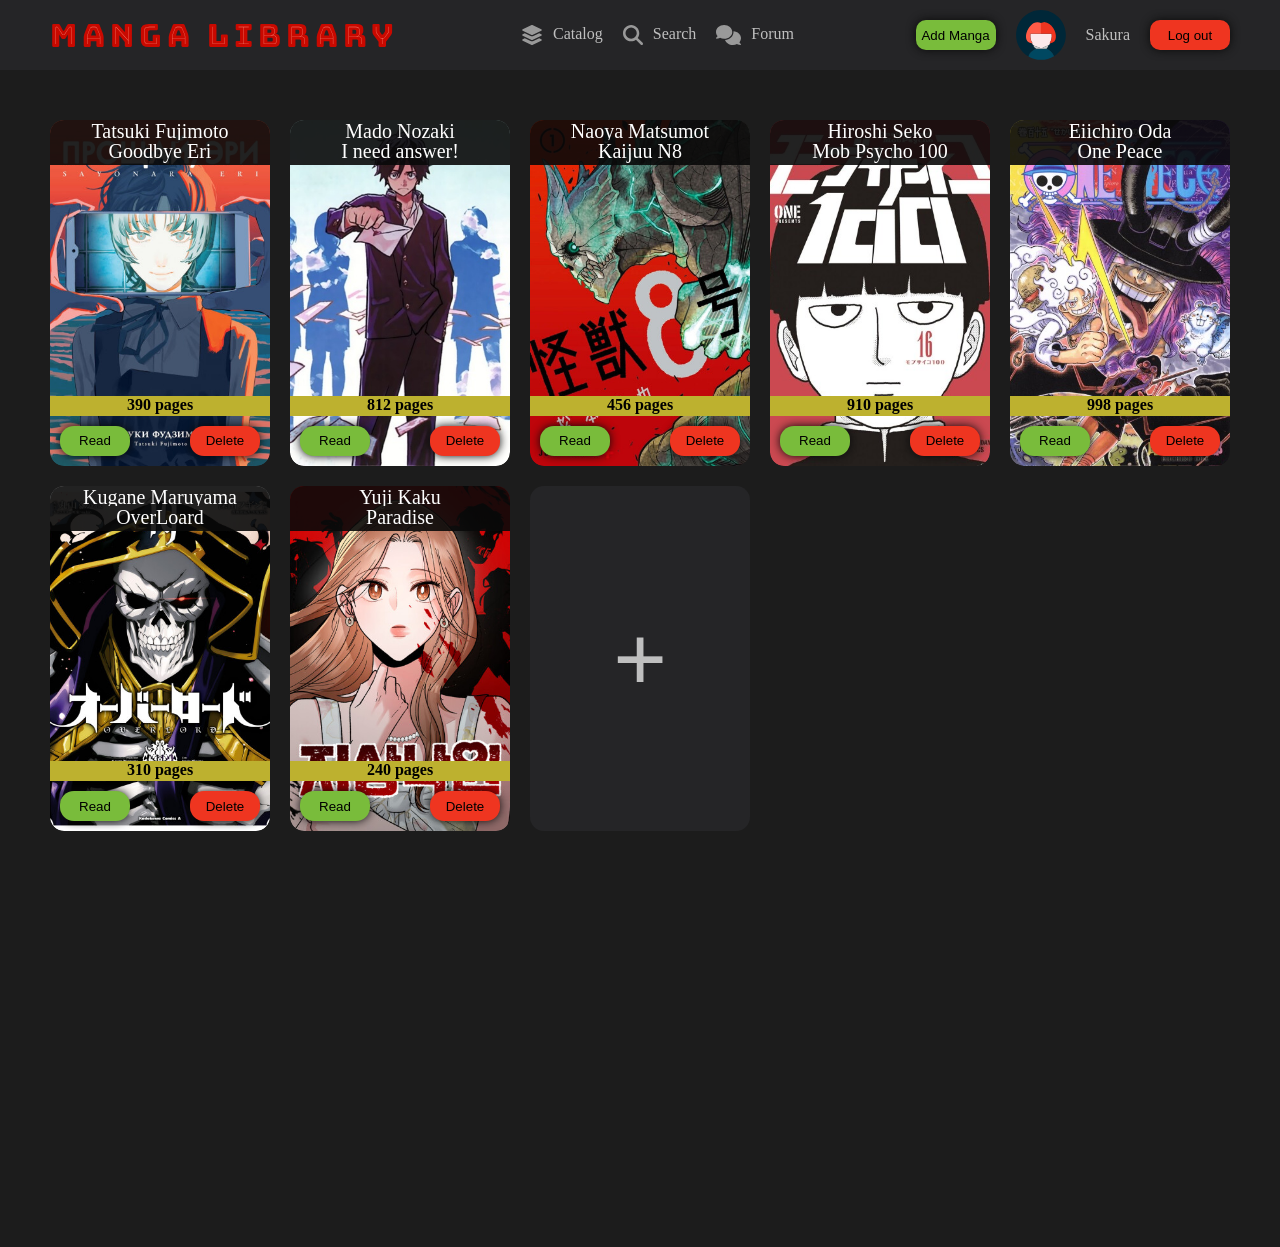
<file: mylibrary.html>
<!DOCTYPE html>
<html lang="en">
<head>
    <meta charset="UTF-8">
    <meta name="viewport" content="width=device-width, initial-scale=1.0">
    <title>My library</title>
    <link rel="stylesheet" href="./stylelibrary.css">
    <script src="javascript.js" defer></script>
</head>
<body>
    <header>
        <a href="./index.html"><h1>Manga Library</h1></a>
        <nav>
            <div class="catalog">
                <img src="./icons/catalog.svg" alt="catalog-icon" height="20px">
                <p>Catalog</p>
            </div>
            <div class="search">
                <img src="./icons/search.svg" alt="search-icon" height="20px">
                <p>Search</p>
            </div>
            <div class="forum">
                <img src="./icons/forum.svg" alt="focum-icon" height="20px">
                <p>Forum</p>
            </div>
        </nav>
        <user>
            <button id="open-dialog" type="button">Add Manga</button>
            <dialog id="manga-dialog">
                <h2>Add  New Manga</h2>
                <form method="dialog">
                    <label for="title">Manga Title
                    <input id="title" name="title" type="text" required>
                    </label>

                    <label for="author">Author
                    <input id="author" name="author" type="text" required>
                    </label>


                    <label for="pages">Pages
                    <input id="pages" name="pages" type="number" required>
                    </label>

                    <label for="image"> Manga Cover URL
                        <input id="image" name="image" type="url" placeholder="https://example.com/manga-cover.jpg" required>
                    </label>
                    <label class="radio" for="read">Read Status
                    <div>
                        <input id="read-yes" name="read" type="radio" value="yes" required>yes
                    </div>
                    <div>
                        <input id="read-no" name="read" type="radio" value="no" required>no
                    </div>
                    </label>

                    <div class="dialog-buttons">
                        <button value="cancel" type="submit">Cancel</button>
                        <button value="add" type="submit">Add Manga</button>
                    </div>
                </form>
            </dialog>
            <img src="./icons/avatar-girl.svg" height="50px">
            <usernick>Sakura</usernick>
            <button class="login-btn">Log out</button>
        </user>
    </header>
    <main>
        <div class="cards">
            <div class="card" data-id="3aa12e16-151f-4973-b3b1-7df91e307129">
                <img src="./covers/Goodbye Eri.jpg">
                <button class="delete">Delete</button>
                <button class="read">Read</button>
                <div class="pages">390 pages</div>
                <div class="author">Tatsuki Fujimoto</div>
                <div class="title">Goodbye Eri</div>
            </div>
            <div class="card" data-id="7c34b9d2-6a81-4cf8-91e5-2f0d7a8c53b4">
                <img src="./covers/I need answer!.jpg">
                <button class="delete">Delete</button>
                <button class="read">Read</button>
                <div class="pages">812 pages</div>
                <div class="author">Mado Nozaki</div>
                <div class="title">I need answer!</div>
            </div>
            <div class="card" data-id="e18f4260-9d73-4b35-a6cf-0b1e54d82967">
                <img src="./covers/Kaijuu8.jpg">
                <button class="delete">Delete</button>
                <button class="read">Read</button>
                <div class="pages">456 pages</div>
                <div class="author">Naoya Matsumot</div>
                <div class="title">Kaijuu N8</div>
            </div>
            <div class="card" data-id="42d8ca91-f7e3-46a0-8b62-c39f0d17e5ab">
                <img src="./covers/Mob100.jpg">
                <button class="delete">Delete</button>
                <button class="read">Read</button>
                <div class="pages">910 pages</div>
                <div class="author">Hiroshi Seko</div>
                <div class="title">Mob Psycho 100</div>
            </div>
            <div class="card" data-id="b6e90a47-2cfd-4e18-9a73-85db1f64c0e2">
                <img src="./covers/onePeace.jpg">
                <button class="delete">Delete</button>
                <button class="read">Read</button>
                <div class="pages"> 998 pages</div>
                <div class="author">Eiichiro Oda</div>
                <div class="title">One Peace</div>
            </div>
            <div class="card" data-id="9f1c7d58-3a64-4b9e-b2f0-6d8a15ce4793">
                <img src="./covers/overloard.jpg">
                <button class="delete">Delete</button>
                <button class="read">Read</button>
                <div class="pages">310 pages</div>
                <div class="author">Kugane Maruyama</div>
                <div class="title">OverLoard</div>
            </div>
            <div class="card" data-id="c5a27e80-81fd-49c6-94b3-e70d2a8f1569">
                <img src="./covers/Paradise.jpg">
                <button class="delete">Delete</button>
                <button class="read">Read</button>
                <div class="pages">240 pages</div>
                <div class="author">Yuji Kaku</div>
                <div class="title">Paradise</div>
            </div>
            <div class="newcard">
                <h1>+</h1>
            </div>
        </div>
    </main>
</body>
</html>
</file>
<file: stylelibrary.css>
@import url('https://fonts.googleapis.com/css2?family=Bungee+Tint&display=swap');
@import url('https://fonts.googleapis.com/css2?family=Open+Sans:ital,wght@0,600;1,600&display=swap');

:root {
    --main-grey: #252527;
    --main-black:#0A0A0A;
    --second-grey:#BFBFBF;
    --second-black:#1C1C1C;
    --main-red:#EF3520;
    --main-green: #79bc3b;
    --main-yellow:#bdb12f;
}
* {
    margin: 0;
    padding: 0;
    box-sizing: border-box;
}
body {
    height: 100vh;
    display: grid;
    grid-template: 70px 5fr / 1fr;
    grid-template-areas: 
        "header"
        "main";
    background-color: var(--main-black);
}

header > a {
        text-decoration: none;
    }
header {
    display: flex;
    justify-content: space-between;
    align-items: center;
    grid-area: header;
    background-color: var(--main-grey);
    padding: 0px 50px 0px 50px;



    
    h1 {
        font-family: "Bungee Tint", sans-serif;
        font-weight: 400;
        font-style: normal;
        letter-spacing: 5px;
        text-decoration: none;

    }
    
    nav img {
        filter: invert(60%);
    }
    nav,
    h4,
    usernick {
        display: flex;
        justify-content: center;
        align-items: center;
        gap: 20px;
        color: var(--second-grey);
    }

    .catalog,
    .search,
    .forum {
        display: flex;
        gap: 10px;
    }

    user {
        display: flex;
        justify-content: center;
        align-items: center;
        gap: 20px;
    }

    button {
        border: none;
        background-color: var(--main-green);
        height: 30px;
        width: 80px;
        border-radius: 10px;
    }

    .login-btn {
        border: none;
        background-color: var(--main-red);
        height: 30px;
        width: 80px;
        border-radius: 10px;
    }

    #manga-dialog {
    position: relative;
    height: 600px;
    width: 500px;
    justify-self: center;
    align-self: center;
    border-radius: 14px;
    background-color: var(--main-grey);
    border: none;

    h2 {
        justify-self: center;
        font-family: "Open Sans", sans-serif;
        font-optical-sizing: auto;
        font-weight: 900;
        font-style: normal;
        font-size: 2rem;
        color: var(--second-grey);
        padding: 20px;
    }
    label {
        font-family: "Open Sans", sans-serif;
        font-optical-sizing: auto;
        font-weight: 900;
        font-style: normal;
        font-size: 1rem;
        color: var(--second-grey);

    } 

    input:not([type="radio"]) {
        height: 30px;
        width: 460px;
        border: none;
        background-color: var(--second-black);
        color: var(--second-grey);
        font-size: 1.2rem;
    }

    input:focus {
        outline: 0;
    }

    button[value="add"] {
        position: absolute;
        height: 40px;
        width: 450px;
        background-color: var(--main-green);
        left: 25px;
        bottom: 20px;
        }
    
    button[value="cancel"] {
        position: absolute;
        height: 40px;
        width: 450px;
        background-color: var(--main-red);
        left: 25px;
        bottom: 80px;
        }
    
}

    #manga-dialog form {
        display: flex;
        flex-direction: column;
        align-items: flex-start;
        padding: 20px;
        gap: 30px;
    }
    .radio {
        display: flex;
        gap: 50px;
    }
    input[type="radio"] {
        accent-color: var(--main-grey);
    }

    .radio div {
        display: flex;
        gap: 5px;
    }
    #pages::-webkit-inner-spin-button,
    #pages::-webkit-outer-spin-button {
        appearance: none;
        margin: 0;
    }


    dialog::backdrop {
    background: rgb(0 0 0 / 90%);
    }
}

main {
    grid-area: main;
    background-color: var(--second-black);
    padding: 50px;

    .cards {
        display: grid;
        grid-template: repeat(3,minmax(300px, 1fr)) / repeat(auto-fill, minmax(200px, 1fr));
        gap: 20px;
    }
    .card,
    .newcard {
        position: relative;
        border-radius: 14px;
        transition: box-shadow 0.3s ease;
        overflow: hidden;
    }
    .newcard {
        border-radius: 14px;
        background-color: var(--main-grey);
        color: var(--second-grey);
        font-size: 3rem;
        display: flex;
        align-items: center;
        justify-content: center;
    }

    .card img {
        display: block;
        object-fit: cover;
        width: 100%;
        height: 100%;
        border-radius: 14px;
    }
    .card .delete {
        position: absolute;
        bottom: 10px;
        right: 10px;
        background-color: var(--main-red);
    }
    .card .read {
        position: absolute;
        bottom: 10px;
        left: 10px;
        background-color: var(--main-green);
    }
    .card .read.unread {
        position: absolute;
        bottom: 10px;
        left: 10px;
        background-color: var(--main-yellow);
    }
    .card .pages {
        position: absolute;
        z-index: 3;
        color: rgb(0, 0, 0);
        font-size: 16px;
        font-weight: 900;
        background-color: #bdb12f;
        height: 20px;
        width: 100%;
        bottom: 50px;
        text-align: center;
    }

    .card .author {
        position: absolute;
        z-index: 3;
        color: #fefefe;
        font-size: 20px;
        background-color: #0a0a0ae5;
        height: 20px;
        width: 100%;
        top: 0px;
        text-align: center;
    }

    .card .title {
        position: absolute;
        z-index: 3;
        color: #ffffff;
        font-size: 20px;
        background-color: #0a0a0ae5;
        height: 25px;
        width: 100%;
        top: 20px;
        text-align: center;
    }

    }
    button {
        border: none;
        height: 30px;
        width: 70px;
        border-radius: 14px;
        box-shadow: 0 0 10px var(--main-black);
    }

    .card:hover,
    .newcard:hover {
        box-shadow: 0 0 15px var(--main-red);
    }
</file>
